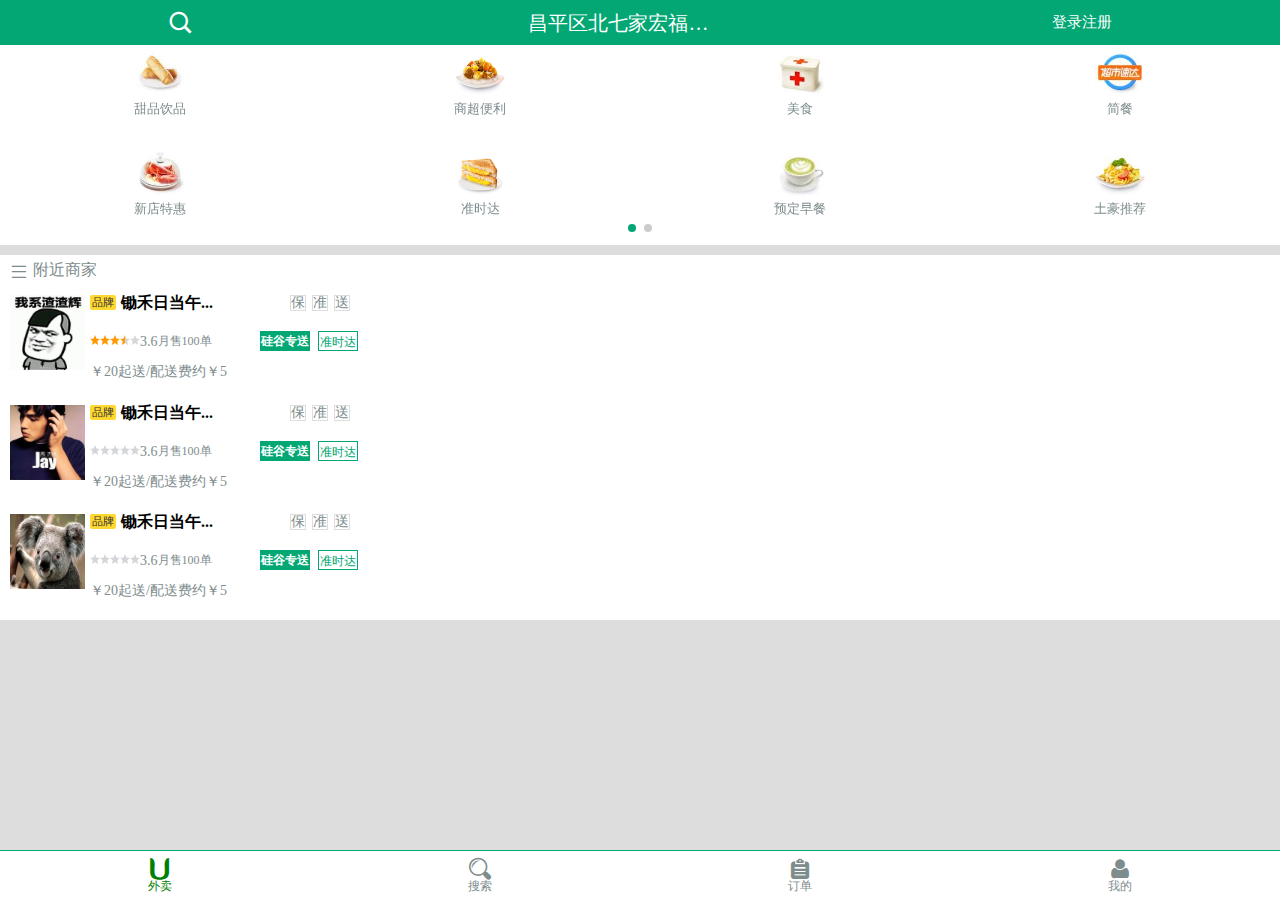
<file: demo-home/index.html>
<!DOCTYPE html>
<html lang="en">
<head>
    <meta charset="UTF-8">
    <meta name="viewport"
          content="width=device-width,initial-scale=1,minimum-scale=1.0,maximum-scale=1.0,user-scalable=no"/>
    <title>Title</title>
    <link rel="stylesheet" href="./fonts/iconfont.css">
    <link rel="stylesheet" href="./css/swiper.min.css">
    <link rel="stylesheet" href="./css/index.css">
</head>
<body>
    <div id="app">
        <div id="content">
            <div id="home" class="main show">
                <header id="header">
                    <i class="iconfont icon-sousuo"></i>
                    <div class="address">昌平区北七家宏福科技园(337省道北)</div>
                    <ul id="login">
                        <li>登录</li>
                        <li>注册</li>
                    </ul>
                </header>
                <div class="swiper-container">
                    <div class="swiper-wrapper">
                        <div class="swiper-slide">
                            <div class="sliderItem">
                                <img src="./images/nav/1.jpg" alt="">
                                <span>甜品饮品</span>
                            </div>
                            <div class="sliderItem">
                                <img src="./images/nav/2.jpg" alt="">
                                <span>商超便利</span>
                            </div>
                            <div class="sliderItem">
                                <img src="./images/nav/3.jpg" alt="">
                                <span>美食</span>
                            </div>
                            <div class="sliderItem">
                                <img src="./images/nav/4.jpg" alt="">
                                <span>简餐</span>
                            </div>
                            <div class="sliderItem">
                                <img src="./images/nav/5.jpg" alt="">
                                <span>新店特惠</span>
                            </div>
                            <div class="sliderItem">
                                <img src="./images/nav/6.jpg" alt="">
                                <span>准时达</span>
                            </div>
                            <div class="sliderItem">
                                <img src="./images/nav/7.jpg" alt="">
                                <span>预定早餐</span>
                            </div>
                            <div class="sliderItem">
                                <img src="./images/nav/8.jpg" alt="">
                                <span>土豪推荐</span>
                            </div>
                        </div>
                        <div class="swiper-slide">
                            <div class="sliderItem">
                                <img src="./images/nav/9.jpg" alt="">
                                <span>甜品饮品</span>
                            </div>
                            <div class="sliderItem">
                                <img src="./images/nav/10.jpg" alt="">
                                <span>商超便利</span>
                            </div>
                            <div class="sliderItem">
                                <img src="./images/nav/11.jpg" alt="">
                                <span>美食</span>
                            </div>
                            <div class="sliderItem">
                                <img src="./images/nav/1.jpg" alt="">
                                <span>简餐</span>
                            </div>
                            <div class="sliderItem">
                                <img src="./images/nav/12.jpg" alt="">
                                <span>新店特惠</span>
                            </div>
                            <div class="sliderItem">
                                <img src="./images/nav/13.jpg" alt="">
                                <span>准时达</span>
                            </div>
                            <div class="sliderItem">
                                <img src="./images/nav/14.jpg" alt="">
                                <span>预定早餐</span>
                            </div>
                            <div class="sliderItem">
                                <img src="./images/nav/12.jpg" alt="">
                                <span>土豪推荐</span>
                            </div>
                        </div>
                    </div>
                    <!-- 如果需要分页器 -->
                    <div class="swiper-pagination"></div>
                </div>
                <div class="shop">
                    <div>
                        <i class="iconfont icon-xuanxiang shop-icon"></i>
                        <div class="shop-text">附近商家</div>
                    </div>
                    <a href="javascript:" class="shop-list">
                        <div class="shop-left"><img src="./images/shop/1.jpg" alt=""></div>
                        <div class="shop-middle">
                            <div class="shop-middle-top">
                                <div class="shop-middle-text">锄禾日当午...</div>
                            </div>
                            <div class="shop_rating">
                                <div class="shopItem">
                                    <ul class="starList">
                                        <li class="star"></li>
                                        <li class="star"></li>
                                        <li class="star"></li>
                                        <li class="star"></li>
                                        <li class="star"></li>
                                    </ul>
                                    <span class="rating">3.6</span>
                                    <span class="text">月售100单</span>
                                </div>
                            </div>
                            <span class="shop-middle-bottom">￥20起送/配送费约￥5</span>
                        </div>
                        <div class="shop-right">
                            <div class="shop-right-top">
                                <span class="shop-right-topA">保</span>
                                <span class="shop-right-topA">准</span>
                                <span class="shop-right-topA">送</span>
                            </div>
                            <div class="shop-right-bottom">
                                <span class="shop-right-bottomA">硅谷专送</span>
                                <span class="shop-right-bottomB">准时达</span>
                            </div>
                        </div>
                    </a>
                    <a href="javascript:" class="shop-list">
                        <div class="shop-left"><img src="./images/shop/2.jpg" alt=""></div>
                        <div class="shop-middle">
                            <div class="shop-middle-top">
                                <div class="shop-middle-text">锄禾日当午...</div>
                            </div>
                            <div class="shop_rating">
                                <div class="shopItem">
                                    <ul class="starList">
                                        <li class="star"></li>
                                        <li class="star"></li>
                                        <li class="star"></li>
                                        <li class="star"></li>
                                        <li class="star"></li>
                                    </ul>
                                    <span class="rating">3.6</span>
                                    <span class="text">月售100单</span>
                                </div>
                            </div>
                            <span class="shop-middle-bottom">￥20起送/配送费约￥5</span>
                        </div>
                        <div class="shop-right">
                            <div class="shop-right-top">
                                <span class="shop-right-topA">保</span>
                                <span class="shop-right-topA">准</span>
                                <span class="shop-right-topA">送</span>
                            </div>
                            <div class="shop-right-bottom">
                                <span class="shop-right-bottomA">硅谷专送</span>
                                <span class="shop-right-bottomB">准时达</span>
                            </div>
                        </div>
                    </a>
                    <a href="javascript:" class="shop-list">
                        <div class="shop-left"><img src="./images/shop/3.jpg" alt=""></div>
                        <div class="shop-middle">
                            <div class="shop-middle-top">
                                <div class="shop-middle-text">锄禾日当午...</div>
                            </div>
                            <div class="shop_rating">
                                <div class="shopItem">
                                    <ul class="starList">
                                        <li class="star"></li>
                                        <li class="star"></li>
                                        <li class="star"></li>
                                        <li class="star"></li>
                                        <li class="star"></li>
                                    </ul>
                                    <span class="rating">3.6</span>
                                    <span class="text">月售100单</span>
                                </div>
                            </div>
                            <span class="shop-middle-bottom">￥20起送/配送费约￥5</span>
                        </div>
                        <div class="shop-right">
                            <div class="shop-right-top">
                                <span class="shop-right-topA">保</span>
                                <span class="shop-right-topA">准</span>
                                <span class="shop-right-topA">送</span>
                            </div>
                            <div class="shop-right-bottom">
                                <span class="shop-right-bottomA">硅谷专送</span>
                                <span class="shop-right-bottomB">准时达</span>
                            </div>
                        </div>
                    </a>
                </div>
            </div>
            <div id="search" class="main">搜索</div>
            <div id="order" class="main">订单</div>
            <div id="my" class="main">我的</div>
        </div>
        <div id="footer">
            <div class="footerItem active">
                <i class="iconfont icon-waimai"></i>
                <span>外卖</span>
            </div>
            <div class="footerItem">
                <i class="iconfont icon-search"></i>
                <span>搜索</span>
            </div>
            <div class="footerItem">
                <i class="iconfont icon-dingdan"></i>
                <span>订单</span>
            </div>
            <div class="footerItem">
                <i class="iconfont icon-geren"></i>
                <span>我的</span>
            </div>
        </div>
    </div>
<script src="./js/swiper.min.js"></script>
<script src="./js/index.js" ></script>
</body>
</html>
</file>
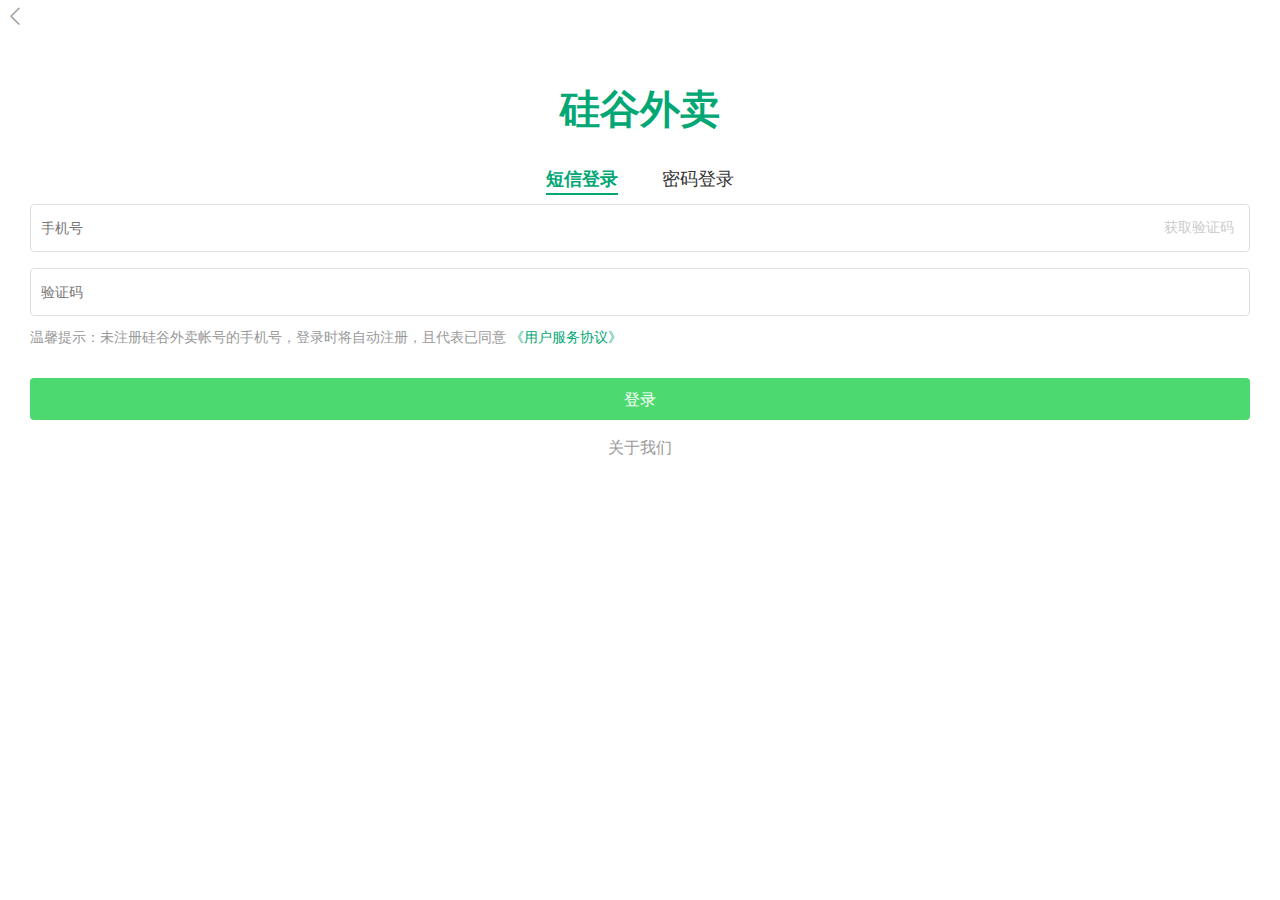
<file: demo-login-duanxin/index.html>
<!DOCTYPE html>
<html lang="en">
<head>
    <meta charset="UTF-8">
    <meta name="viewport"
          content="width=device-width,initial-scale=1,minimum-scale=1.0,maximum-scale=1.0,user-scalable=no"/>
    <title>Title</title>
    <link rel="stylesheet" href="./fonts/iconfont.css">
    <link rel="stylesheet" href="./css/index.css">
</head>
<body>
    <div id="app">
        <div id="content">
            <div class="icon-jiantou">
                <i class="iconfont icon-jiantou2"></i>
            </div>
            <div class="main">
                <h2 class="main-login">硅谷外卖</h2>
                <div class="login_header_title">
                    <a href="javascript:" class="on">短信登录</a>
                    <a href="javascript:" >密码登录</a>
                </div>
                <div class="login-content">
                    <form>
                        <div>
                            <section class="login-message">
                                <input type="tel" placeholder="手机号" maxlength="11">
                                <button disabled="disabled" class="get_verification">获取验证码</button>
                            </section>
                            <section class="login_verification">
                                <input type="tel" maxlength="8" placeholder="验证码">
                            </section>
                            <section class="login_hint">
                                温馨提示：未注册硅谷外卖帐号的手机号，登录时将自动注册，且代表已同意
                                <a href="javascript:">《用户服务协议》</a>
                            </section>
                        </div>
                        <button class="login_submit">登录</button>
                    </form>
                    <a href="javascript:" class="about_us">关于我们</a>
                </div>
            </div>
        </div>
    </div>
<script>

</script>
</body>
</html>
</file>
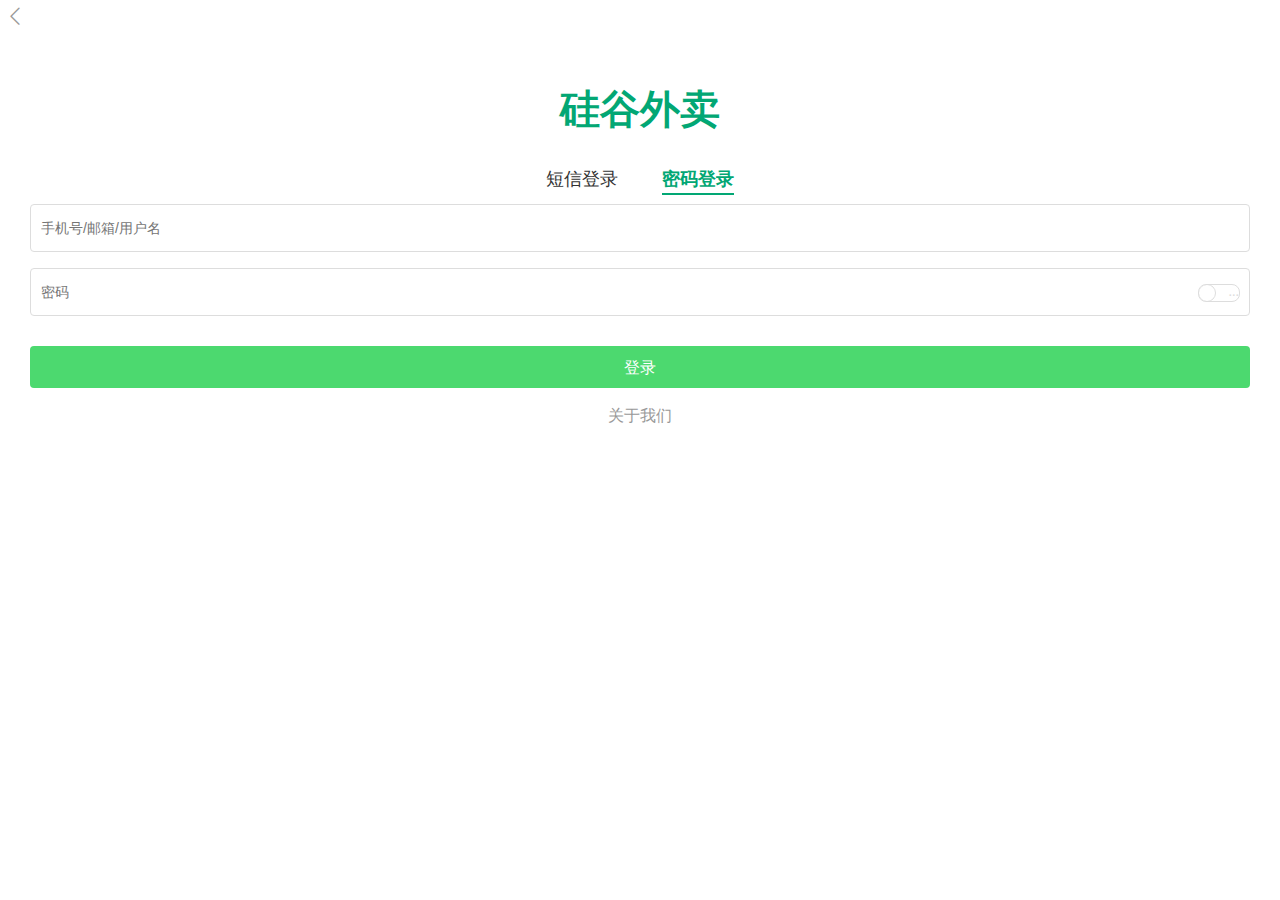
<file: demo-login-phone/index.html>
<!DOCTYPE html>
<html lang="en">
<head>
    <meta charset="UTF-8">
    <meta name="viewport"
          content="width=device-width,initial-scale=1,minimum-scale=1.0,maximum-scale=1.0,user-scalable=no"/>
    <title>Title</title>
    <link rel="stylesheet" href="./fonts/iconfont.css">
    <link rel="stylesheet" href="./css/index.css">
</head>
<body>
    <div id="app">
        <div id="content">
            <div class="icon-jiantou">
                <i class="iconfont icon-jiantou2"></i>
            </div>
            <div class="main">
                <h2 class="main-login">硅谷外卖</h2>
                <div class="login_header_title">
                    <a href="javascript:" >短信登录</a>
                    <a href="javascript:" class="on">密码登录</a>
                </div>
                <div class="login-content">
                    <form>
                        <div>
                            <section class="login_verification">
                                <input type="tel" maxlength="8" placeholder="手机号/邮箱/用户名">
                            </section>
                            <section class="login-message">
                                <input type="tel" placeholder="密码" maxlength="8">
                                <div class="switch-button">
                                    <div class="switch-circle"></div>
                                    <span class="switch-text">...</span>
                                </div>
                            </section>
                        </div>
                        <button class="login_submit">登录</button>
                    </form>
                    <a href="javascript:" class="about_us">关于我们</a>
                </div>
            </div>
        </div>
    </div>
<script>

</script>
</body>
</html>
</file>
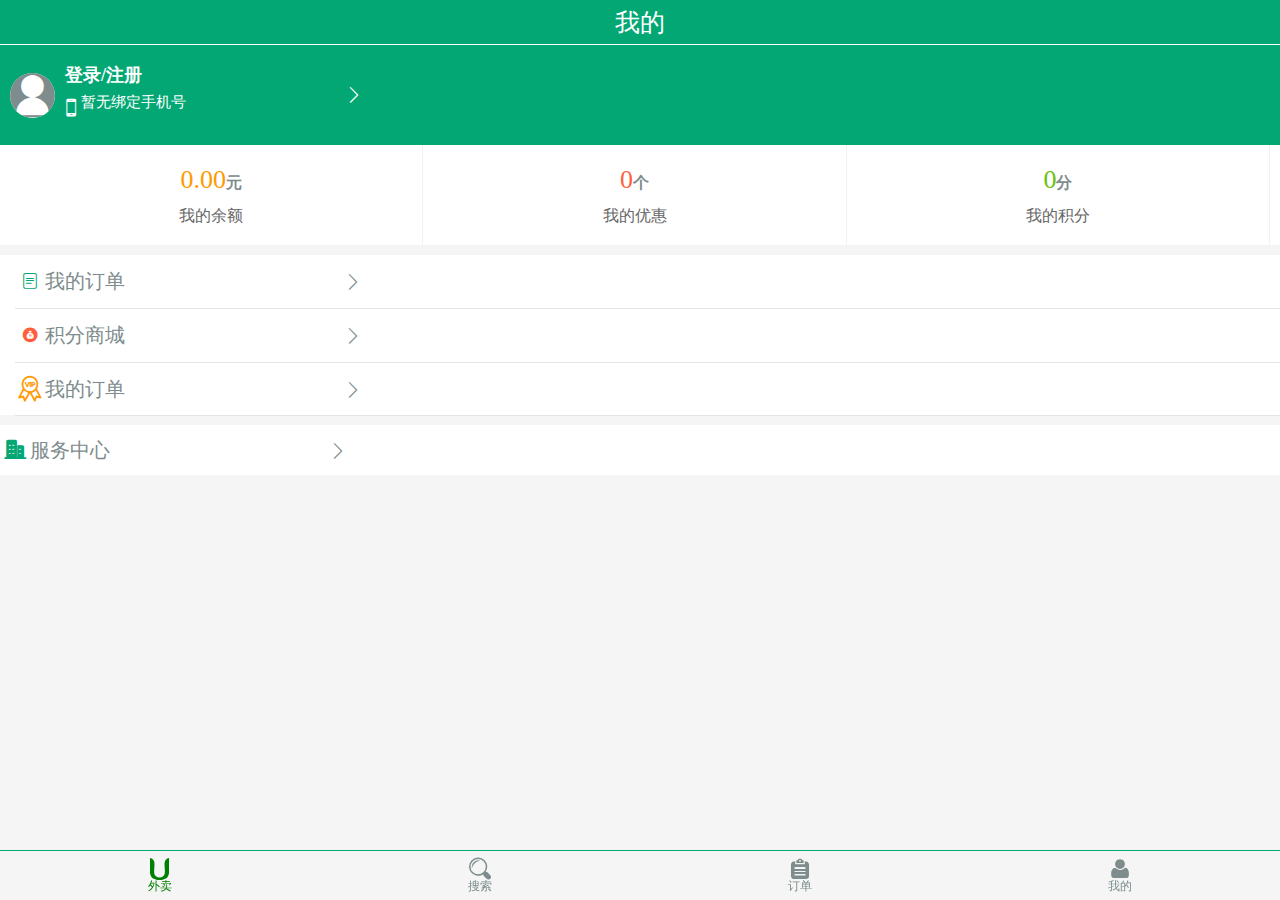
<file: demo-my/index.html>
<!DOCTYPE html>
<html lang="en">
<head>
    <meta charset="UTF-8">
    <meta name="viewport"
          content="width=device-width,initial-scale=1,minimum-scale=1.0,maximum-scale=1.0,user-scalable=no"/>
    <title>Title</title>
    <link rel="stylesheet" href="./fonts/iconfont.css">
    <link rel="stylesheet" href="./css/index.css">
</head>
<body>
    <div id="app">
        <div id="content">
            <header id="header">
                <div class="myText">我的</div>
            </header>
            <div id="main">
                <div class="top">
                    <div class="topLogin">
                        <div class="iconfont icon-person personA"></div>
                        <div class="register">
                            <span class="login">登录/注册</span>
                            <div class="phone">
                                <span class="user-icon">
                                    <i class="iconfont icon-shouji icon-mobile"></i>
                                </span>
                                <span>暂无绑定手机号</span>
                            </div>
                        </div>
                        <div class="iconfont icon-jiantou1 arrow"></div>
                    </div>
                    <section class="topBottom">
                        <ul class="topBottomInner">
                            <a href="javascript:;" class="info-data-link">
                                <span class="info_data_top"><span class="yue">0.00</span>元</span>
                                <span class="info_data_bottom">我的余额</span>
                            </a>
                            <a href="javascript:;" class="info-data-link">
                                <span class="info_data_top"><span class="youHui">0</span>个</span>
                                <span class="info_data_bottom">我的优惠</span>
                            </a>
                            <a href="javascript:;" class="info-data-link">
                                <span class="info_data_top"><span class="jiFen">0</span>分</span>
                                <span class="info_data_bottom">我的积分</span>
                            </a>
                        </ul>
                    </section>
                </div>
                <div class="middle">
                <!--我的订单-->
                    <a href="javascript:;" class="myOrder">
                        <span class="orderIcon">
                            <i class="iconfont icon-order-s"></i>
                        </span>
                        <div class="myOrderDiv">
                            <span>我的订单</span>
                            <span class="myOrderIcon">
                                <i class="iconfont icon-jiantou1"></i>
                            </span>
                        </div>
                    </a>
                    <!--积分商城-->
                    <a href="javascript:;" class="myOrder">
                        <span class="orderIcon">
                            <i class="iconfont icon-jifen"></i>
                        </span>
                        <div class="myOrderDiv">
                            <span>积分商城</span>
                            <span class="myOrderIcon">
                                <i class="iconfont icon-jiantou1"></i>
                            </span>
                        </div>
                    </a>
                    <!--硅谷外卖会员卡-->
                    <a href="javascript:;" class="myOrder">
                        <span class="orderIcon">
                            <i class="iconfont icon-vip"></i>
                        </span>
                        <div class="myOrderDiv">
                            <span>我的订单</span>
                            <span class="myOrderIcon">
                                <i class="iconfont icon-jiantou1"></i>
                            </span>
                        </div>
                    </a>
                </div>
                <!--服务中心-->
                <div class="bottom">
                    <a href="javascript:;" class="myOrder">
                        <span class="orderIcon">
                            <i class="iconfont icon-fuwu"></i>
                        </span>
                        <div class="myOrderDiv">
                            <span>服务中心</span>
                            <span class="myOrderIcon">
                                <i class="iconfont icon-jiantou1"></i>
                            </span>
                        </div>
                    </a>
                </div>
            </div>
        </div>
        <div id="footer">
            <div class="footerItem active">
                <i class="iconfont icon-waimai"></i>
                <span>外卖</span>
            </div>
            <div class="footerItem">
                <i class="iconfont icon-search"></i>
                <span>搜索</span>
            </div>
            <div class="footerItem">
                <i class="iconfont icon-dingdan"></i>
                <span>订单</span>
            </div>
            <div class="footerItem">
                <i class="iconfont icon-geren"></i>
                <span>我的</span>
            </div>
        </div>
    </div>
<script>

</script>
</body>
</html>
</file>
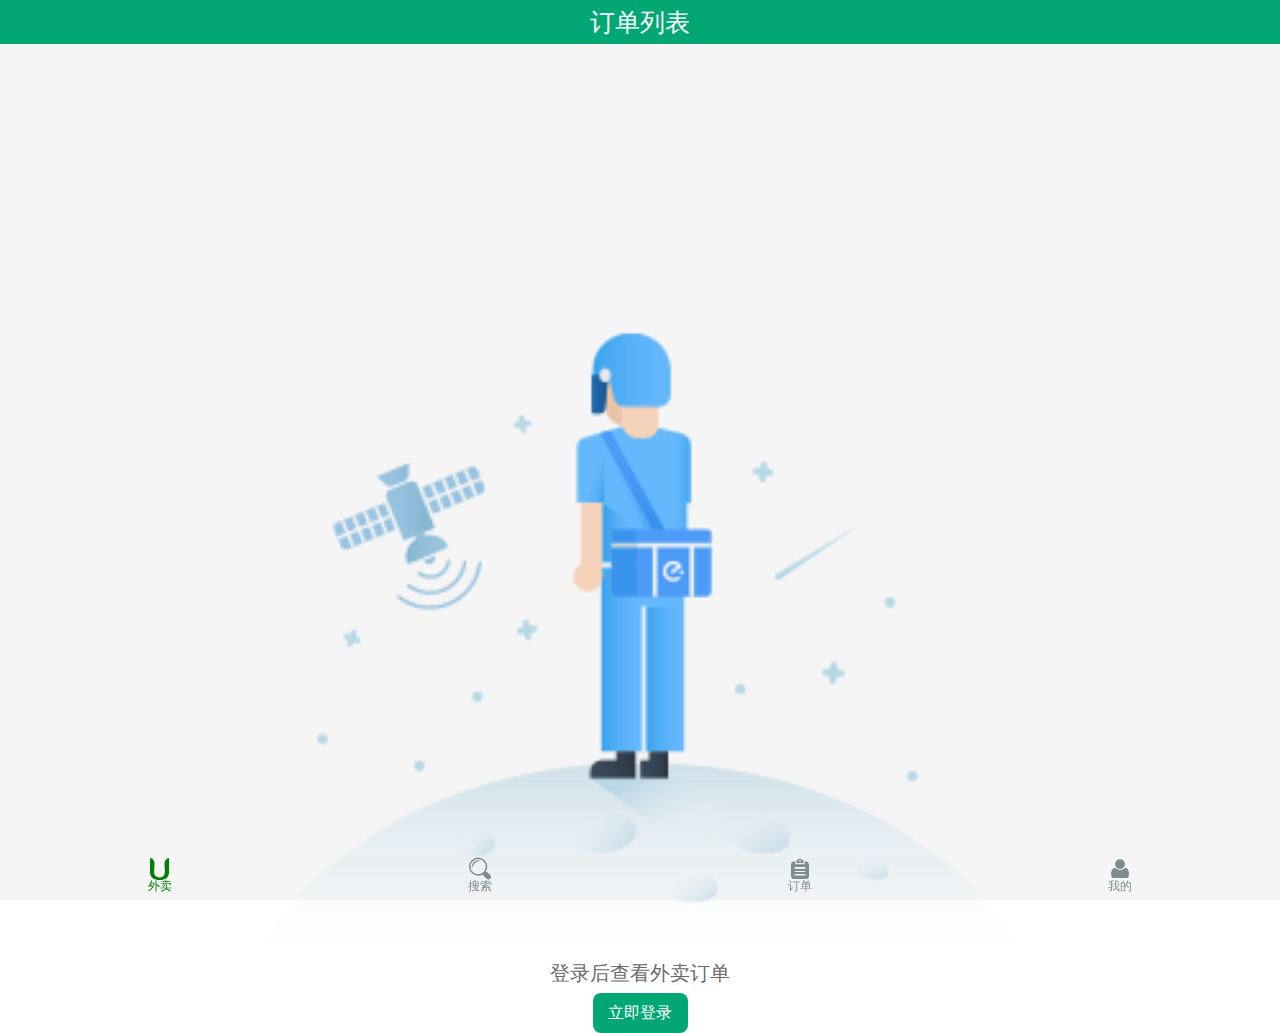
<file: demo-order/index.html>
<!DOCTYPE html>
<html lang="en">
<head>
    <meta charset="UTF-8">
    <meta name="viewport"
          content="width=device-width,initial-scale=1,minimum-scale=1.0,maximum-scale=1.0,user-scalable=no"/>
    <title>Title</title>
    <link rel="stylesheet" href="./fonts/iconfont.css">
    <link rel="stylesheet" href="./css/index.css">
</head>
<body>
    <div id="app">
        <div id="content">
            <header id="header">
                <div class="myText">订单列表</div>
            </header>
            <div class="order-main">
                <img class="order-person" src="./images/others/person.png" alt="">
                <h3 class="order-text">登录后查看外卖订单</h3>
                <button class="order-submit">立即登录</button>
            </div>
        </div>
        <div id="footer">
            <div class="footerItem active">
                <i class="iconfont icon-waimai"></i>
                <span>外卖</span>
            </div>
            <div class="footerItem">
                <i class="iconfont icon-search"></i>
                <span>搜索</span>
            </div>
            <div class="footerItem">
                <i class="iconfont icon-dingdan"></i>
                <span>订单</span>
            </div>
            <div class="footerItem">
                <i class="iconfont icon-geren"></i>
                <span>我的</span>
            </div>
        </div>
    </div>
<script>

</script>
</body>
</html>
</file>
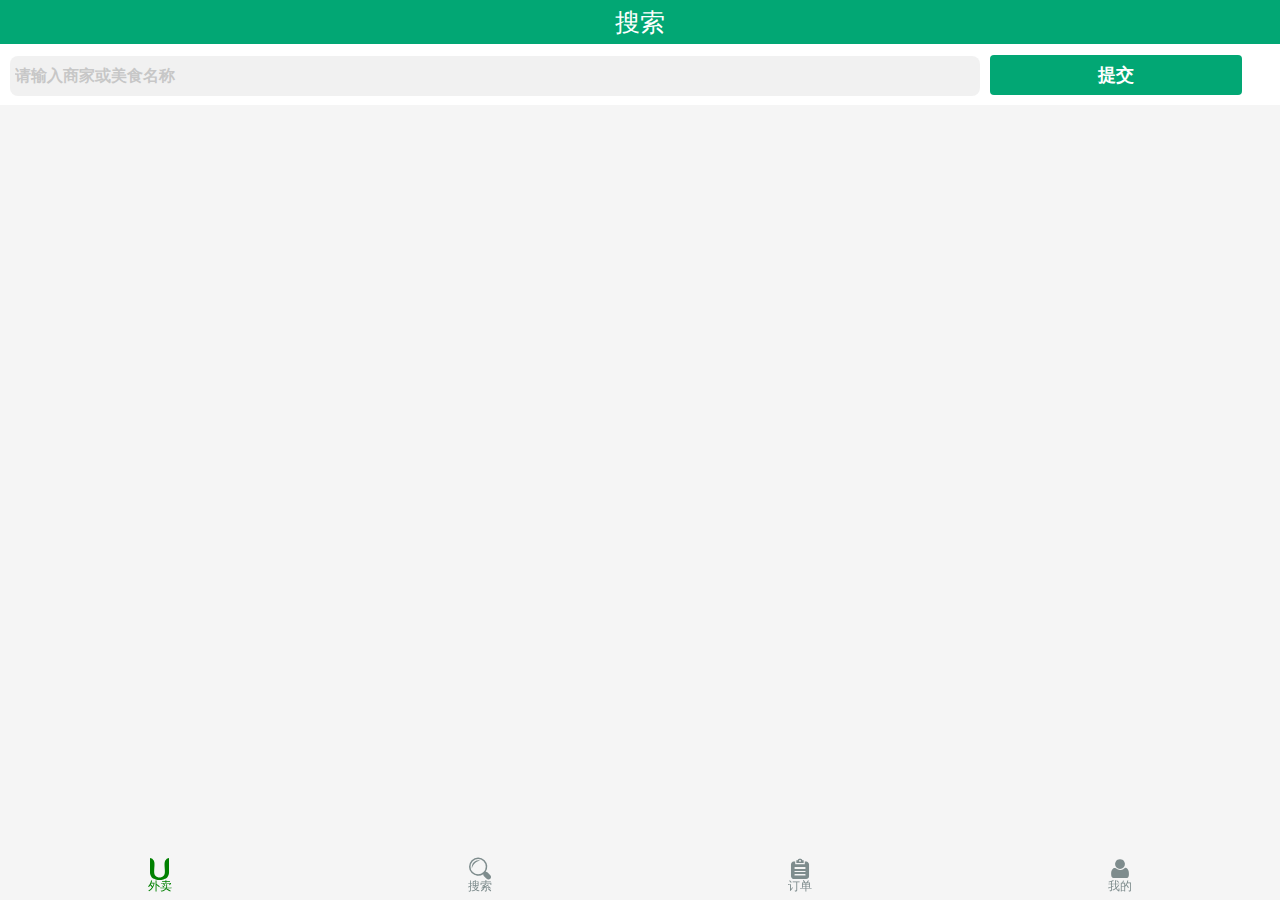
<file: demo-search/index.html>
<!DOCTYPE html>
<html lang="en">
<head>
    <meta charset="UTF-8">
    <meta name="viewport"
          content="width=device-width,initial-scale=1,minimum-scale=1.0,maximum-scale=1.0,user-scalable=no"/>
    <title>Title</title>
    <link rel="stylesheet" href="./fonts/iconfont.css">
    <link rel="stylesheet" href="./css/index.css">
</head>
<body>
    <div id="app">
        <div id="content">
            <header id="header">
                <div class="myText">搜索</div>
            </header>
            <div id="search">
                <input type="text" placeholder="请输入商家或美食名称" class="search-text">
                <button class="search-submit">提交</button>
            </div>
        </div>
        <div id="footer">
            <div class="footerItem active">
                <i class="iconfont icon-waimai"></i>
                <span>外卖</span>
            </div>
            <div class="footerItem">
                <i class="iconfont icon-search"></i>
                <span>搜索</span>
            </div>
            <div class="footerItem">
                <i class="iconfont icon-dingdan"></i>
                <span>订单</span>
            </div>
            <div class="footerItem">
                <i class="iconfont icon-geren"></i>
                <span>我的</span>
            </div>
        </div>
    </div>
<script>

</script>
</body>
</html>
</file>
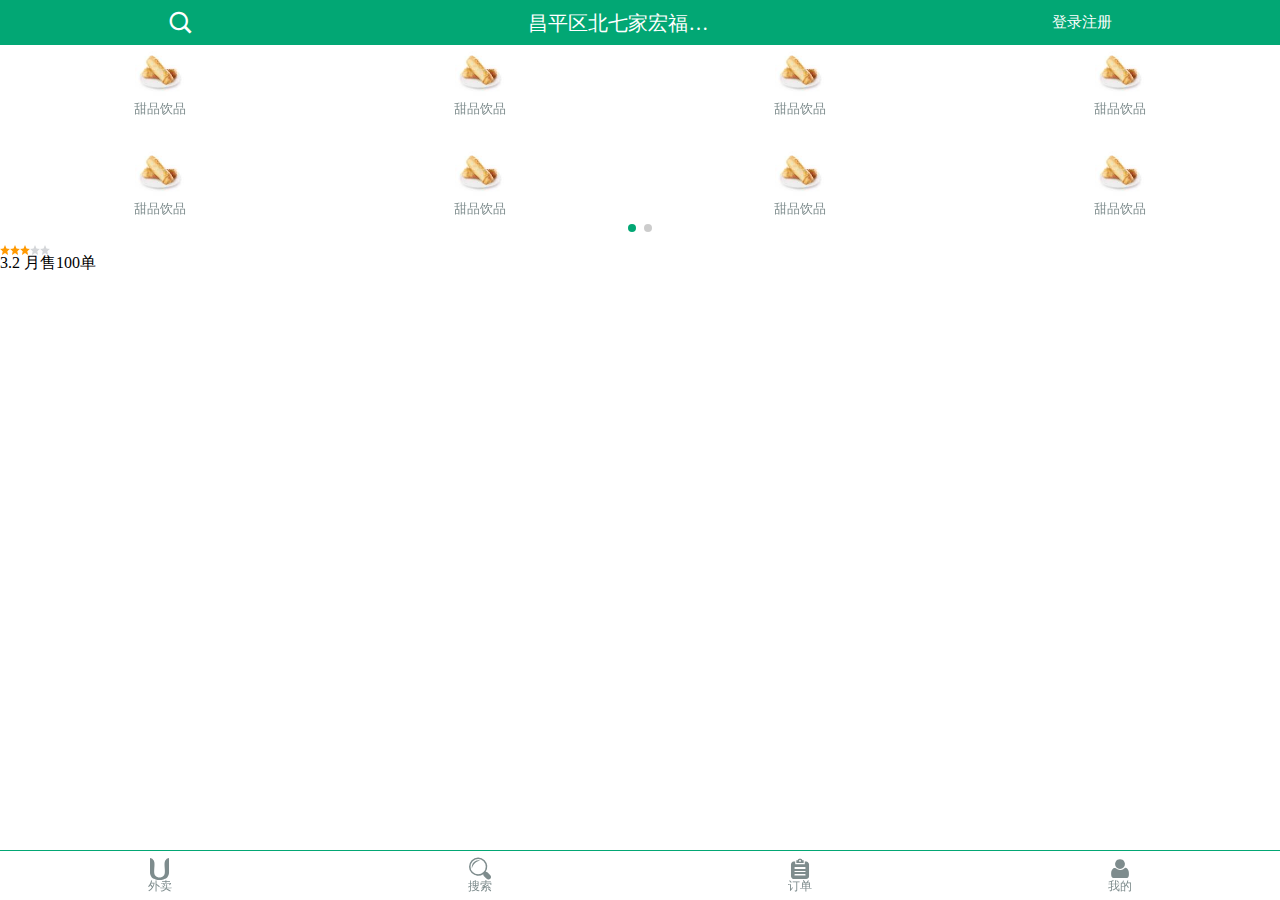
<file: demo/index.html>
<!DOCTYPE html>
<html lang="en">
<head>
    <meta charset="UTF-8">
    <title>Title</title>
    <meta name="viewport" content="width=device-width,initial-scale=1,user-scalable=no">
    <!--设备独立像素/布局视口=0.5-->
    <link rel="stylesheet" href="./fonts/iconfont.css">
    <link rel="stylesheet" href="./css/swiper.min.css">
    <link rel="stylesheet" href="./css/index.css">
</head>
<body>
    <div id="app">
        <div id="content">
            <div id="home" class="main show">
                <header id="header">
                    <i class="iconfont icon-sousuo"></i>
                    <div id="address">昌平区北七家宏福科技园(337省道北)</div>
                    <ul id="login">
                        <li>登录</li>
                        <li>注册</li>
                    </ul>
                </header>
                <div class="swiper-container">
                    <div class="swiper-wrapper">
                        <div class="swiper-slide">
                            <div class="slideItem">
                                <img src="./images/nav/1.jpg" alt="">
                                <span>甜品饮品</span>
                            </div>
                            <div class="slideItem">
                                <img src="./images/nav/1.jpg" alt="">
                                <span>甜品饮品</span>
                            </div>
                            <div class="slideItem">
                                <img src="./images/nav/1.jpg" alt="">
                                <span>甜品饮品</span>
                            </div>
                            <div class="slideItem">
                                <img src="./images/nav/1.jpg" alt="">
                                <span>甜品饮品</span>
                            </div>
                            <div class="slideItem">
                                <img src="./images/nav/1.jpg" alt="">
                                <span>甜品饮品</span>
                            </div>
                            <div class="slideItem">
                                <img src="./images/nav/1.jpg" alt="">
                                <span>甜品饮品</span>
                            </div>
                            <div class="slideItem">
                                <img src="./images/nav/1.jpg" alt="">
                                <span>甜品饮品</span>
                            </div>
                            <div class="slideItem">
                                <img src="./images/nav/1.jpg" alt="">
                                <span>甜品饮品</span>
                            </div>
                        </div>
                        <div class="swiper-slide">
                            <div class="slideItem">
                                <img src="./images/nav/1.jpg" alt="">
                                <span>甜品饮品</span>
                            </div>
                            <div class="slideItem">
                                <img src="./images/nav/1.jpg" alt="">
                                <span>甜品饮品</span>
                            </div>
                            <div class="slideItem">
                                <img src="./images/nav/1.jpg" alt="">
                                <span>甜品饮品</span>
                            </div>
                            <div class="slideItem">
                                <img src="./images/nav/1.jpg" alt="">
                                <span>甜品饮品</span>
                            </div>
                            <div class="slideItem">
                                <img src="./images/nav/1.jpg" alt="">
                                <span>甜品饮品</span>
                            </div>
                            <div class="slideItem">
                                <img src="./images/nav/1.jpg" alt="">
                                <span>甜品饮品</span>
                            </div>
                            <div class="slideItem">
                                <img src="./images/nav/1.jpg" alt="">
                                <span>甜品饮品</span>
                            </div>
                            <div class="slideItem">
                                <img src="./images/nav/1.jpg" alt="">
                                <span>甜品饮品</span>
                            </div>
                        </div>
                    </div>
                    <!-- 如果需要分页器 -->
                    <div class="swiper-pagination"></div>
                </div>
                <div id="shop_rating">
                    <div class="shopItem">
                        <ul class="starList">
                            <li class="star"></li>
                            <li class="star"></li>
                            <li class="star"></li>
                            <li class="star"></li>
                            <li class="star"></li>
                        </ul>
                        <span class="rating">3.2</span>
                        <span class="text">月售100单</span>
                    </div>
                </div>
            </div>
            <div id="search" class="main">搜索</div>
            <div id="order" class="main">订单</div>
            <div id="my" class="main">我的</div>
        </div>
        <footer id="footer" class="border-1px">
            <div class="footerItem">
                <i class="iconfont icon-waimai"></i>
                <span>外卖</span>
            </div>
            <div class="footerItem">
                <i class="iconfont icon-search"></i>
                <span>搜索</span>
            </div>
            <div class="footerItem">
                <i class="iconfont icon-dingdan"></i>
                <span>订单</span>
            </div>
            <div class="footerItem">
                <i class="iconfont icon-geren"></i>
                <span>我的</span>
            </div>
        </footer>
    </div>
    <script src="./js/swiper.min.js"></script>
    <script src="./js/index.js"></script>
</body>
</html>
</file>
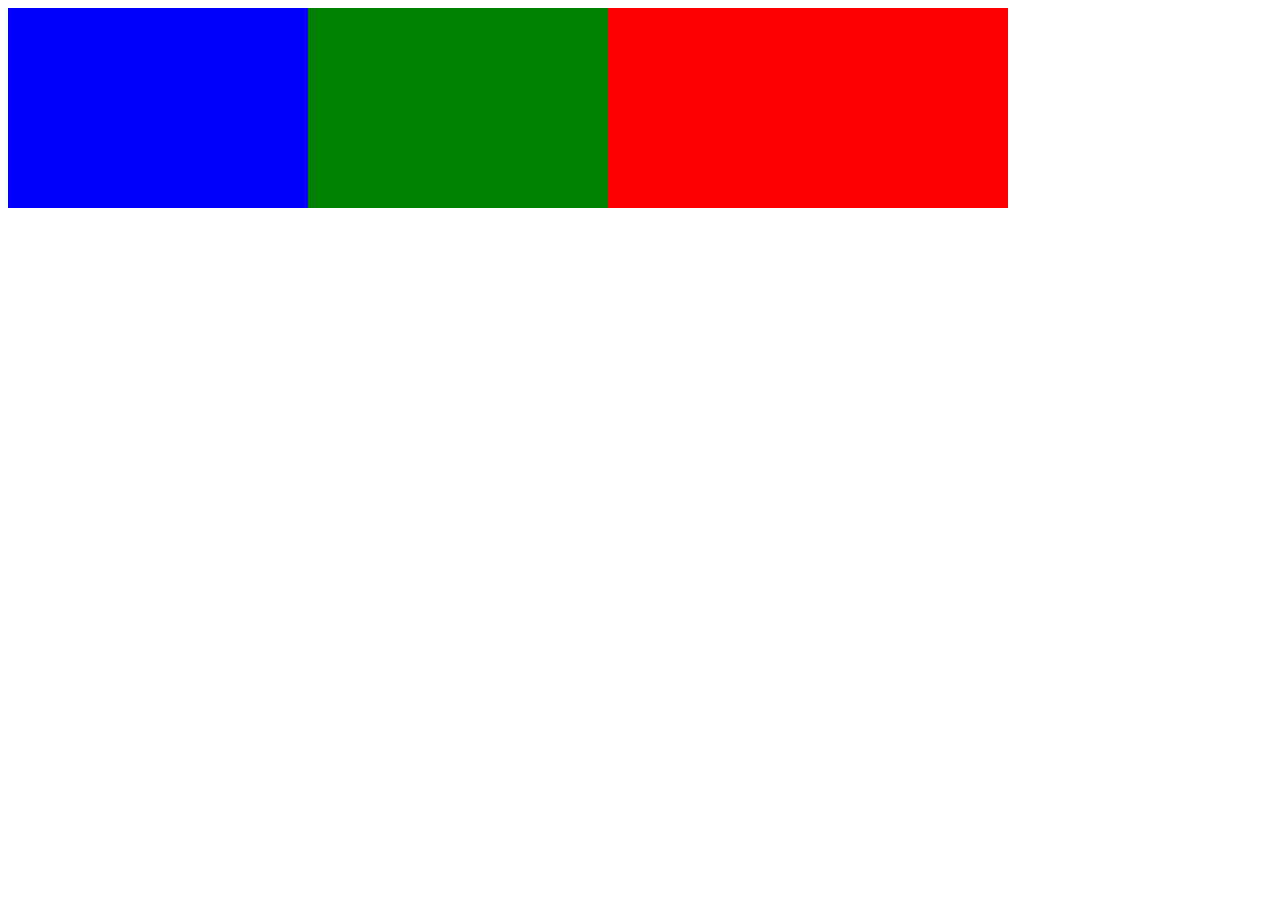
<file: stylus/index.html>
<!DOCTYPE html>
<html lang="en">
<head>
    <meta charset="UTF-8">
    <title>Title</title>
    <link rel="stylesheet" href="./css/index.css">
</head>
<body>
<div id="wrap">
    <div class="inner1"></div>
    <div class="inner2"></div>
</div>
</body>
</html>
</file>
<file: demo-home/fonts/iconfont.css>
@font-face {font-family: "iconfont";
  src: url('iconfont.eot?t=1520171922795'); /* IE9*/
  src: url('iconfont.eot?t=1520171922795#iefix') format('embedded-opentype'), /* IE6-IE8 */
  url('[data-uri]') format('woff'),
  url('iconfont.ttf?t=1520171922795') format('truetype'), /* chrome, firefox, opera, Safari, Android, iOS 4.2+*/
  url('iconfont.svg?t=1520171922795#iconfont') format('svg'); /* iOS 4.1- */
}

.iconfont {
  font-family:"iconfont" !important;
  font-size:16px;
  font-style:normal;
  -webkit-font-smoothing: antialiased;
  -moz-osx-font-smoothing: grayscale;
}

.icon-xuanxiang:before { content: "\e639"; }

.icon-jiantou2:before { content: "\e61c"; }

.icon-jiantou1:before { content: "\e655"; }

.icon-person:before { content: "\e652"; }

.icon-dingdan:before { content: "\e602"; }

.icon-geren:before { content: "\e603"; }

.icon-sousuo:before { content: "\e960"; }

.icon-waimai:before { content: "\e61f"; }

.icon-shouji:before { content: "\e607"; }

.icon-fuwu:before { content: "\e61b"; }

.icon-vip:before { content: "\e605"; }

.icon-jifen:before { content: "\e608"; }

.icon-search:before { content: "\e609"; }

.icon-order-s:before { content: "\e60c"; }
</file>
<file: demo-login-duanxin/fonts/iconfont.css>
@font-face {font-family: "iconfont";
  src: url('iconfont.eot?t=1520171922795'); /* IE9*/
  src: url('iconfont.eot?t=1520171922795#iefix') format('embedded-opentype'), /* IE6-IE8 */
  url('[data-uri]') format('woff'),
  url('iconfont.ttf?t=1520171922795') format('truetype'), /* chrome, firefox, opera, Safari, Android, iOS 4.2+*/
  url('iconfont.svg?t=1520171922795#iconfont') format('svg'); /* iOS 4.1- */
}

.iconfont {
  font-family:"iconfont" !important;
  font-size:16px;
  font-style:normal;
  -webkit-font-smoothing: antialiased;
  -moz-osx-font-smoothing: grayscale;
}

.icon-xuanxiang:before { content: "\e639"; }

.icon-jiantou2:before { content: "\e61c"; }

.icon-jiantou1:before { content: "\e655"; }

.icon-person:before { content: "\e652"; }

.icon-dingdan:before { content: "\e602"; }

.icon-geren:before { content: "\e603"; }

.icon-sousuo:before { content: "\e960"; }

.icon-waimai:before { content: "\e61f"; }

.icon-shouji:before { content: "\e607"; }

.icon-fuwu:before { content: "\e61b"; }

.icon-vip:before { content: "\e605"; }

.icon-jifen:before { content: "\e608"; }

.icon-search:before { content: "\e609"; }

.icon-order-s:before { content: "\e60c"; }
</file>
<file: demo-login-phone/fonts/iconfont.css>
@font-face {font-family: "iconfont";
  src: url('iconfont.eot?t=1520171922795'); /* IE9*/
  src: url('iconfont.eot?t=1520171922795#iefix') format('embedded-opentype'), /* IE6-IE8 */
  url('[data-uri]') format('woff'),
  url('iconfont.ttf?t=1520171922795') format('truetype'), /* chrome, firefox, opera, Safari, Android, iOS 4.2+*/
  url('iconfont.svg?t=1520171922795#iconfont') format('svg'); /* iOS 4.1- */
}

.iconfont {
  font-family:"iconfont" !important;
  font-size:16px;
  font-style:normal;
  -webkit-font-smoothing: antialiased;
  -moz-osx-font-smoothing: grayscale;
}

.icon-xuanxiang:before { content: "\e639"; }

.icon-jiantou2:before { content: "\e61c"; }

.icon-jiantou1:before { content: "\e655"; }

.icon-person:before { content: "\e652"; }

.icon-dingdan:before { content: "\e602"; }

.icon-geren:before { content: "\e603"; }

.icon-sousuo:before { content: "\e960"; }

.icon-waimai:before { content: "\e61f"; }

.icon-shouji:before { content: "\e607"; }

.icon-fuwu:before { content: "\e61b"; }

.icon-vip:before { content: "\e605"; }

.icon-jifen:before { content: "\e608"; }

.icon-search:before { content: "\e609"; }

.icon-order-s:before { content: "\e60c"; }
</file>
<file: demo-my/fonts/iconfont.css>
@font-face {font-family: "iconfont";
  src: url('iconfont.eot?t=1520171922795'); /* IE9*/
  src: url('iconfont.eot?t=1520171922795#iefix') format('embedded-opentype'), /* IE6-IE8 */
  url('[data-uri]') format('woff'),
  url('iconfont.ttf?t=1520171922795') format('truetype'), /* chrome, firefox, opera, Safari, Android, iOS 4.2+*/
  url('iconfont.svg?t=1520171922795#iconfont') format('svg'); /* iOS 4.1- */
}

.iconfont {
  font-family:"iconfont" !important;
  font-size:16px;
  font-style:normal;
  -webkit-font-smoothing: antialiased;
  -moz-osx-font-smoothing: grayscale;
}

.icon-xuanxiang:before { content: "\e639"; }

.icon-jiantou2:before { content: "\e61c"; }

.icon-jiantou1:before { content: "\e655"; }

.icon-person:before { content: "\e652"; }

.icon-dingdan:before { content: "\e602"; }

.icon-geren:before { content: "\e603"; }

.icon-sousuo:before { content: "\e960"; }

.icon-waimai:before { content: "\e61f"; }

.icon-shouji:before { content: "\e607"; }

.icon-fuwu:before { content: "\e61b"; }

.icon-vip:before { content: "\e605"; }

.icon-jifen:before { content: "\e608"; }

.icon-search:before { content: "\e609"; }

.icon-order-s:before { content: "\e60c"; }
</file>
<file: demo-order/fonts/iconfont.css>
@font-face {font-family: "iconfont";
  src: url('iconfont.eot?t=1520171922795'); /* IE9*/
  src: url('iconfont.eot?t=1520171922795#iefix') format('embedded-opentype'), /* IE6-IE8 */
  url('[data-uri]') format('woff'),
  url('iconfont.ttf?t=1520171922795') format('truetype'), /* chrome, firefox, opera, Safari, Android, iOS 4.2+*/
  url('iconfont.svg?t=1520171922795#iconfont') format('svg'); /* iOS 4.1- */
}

.iconfont {
  font-family:"iconfont" !important;
  font-size:16px;
  font-style:normal;
  -webkit-font-smoothing: antialiased;
  -moz-osx-font-smoothing: grayscale;
}

.icon-xuanxiang:before { content: "\e639"; }

.icon-jiantou2:before { content: "\e61c"; }

.icon-jiantou1:before { content: "\e655"; }

.icon-person:before { content: "\e652"; }

.icon-dingdan:before { content: "\e602"; }

.icon-geren:before { content: "\e603"; }

.icon-sousuo:before { content: "\e960"; }

.icon-waimai:before { content: "\e61f"; }

.icon-shouji:before { content: "\e607"; }

.icon-fuwu:before { content: "\e61b"; }

.icon-vip:before { content: "\e605"; }

.icon-jifen:before { content: "\e608"; }

.icon-search:before { content: "\e609"; }

.icon-order-s:before { content: "\e60c"; }
</file>
<file: demo-search/fonts/iconfont.css>
@font-face {font-family: "iconfont";
  src: url('iconfont.eot?t=1520171922795'); /* IE9*/
  src: url('iconfont.eot?t=1520171922795#iefix') format('embedded-opentype'), /* IE6-IE8 */
  url('[data-uri]') format('woff'),
  url('iconfont.ttf?t=1520171922795') format('truetype'), /* chrome, firefox, opera, Safari, Android, iOS 4.2+*/
  url('iconfont.svg?t=1520171922795#iconfont') format('svg'); /* iOS 4.1- */
}

.iconfont {
  font-family:"iconfont" !important;
  font-size:16px;
  font-style:normal;
  -webkit-font-smoothing: antialiased;
  -moz-osx-font-smoothing: grayscale;
}

.icon-xuanxiang:before { content: "\e639"; }

.icon-jiantou2:before { content: "\e61c"; }

.icon-jiantou1:before { content: "\e655"; }

.icon-person:before { content: "\e652"; }

.icon-dingdan:before { content: "\e602"; }

.icon-geren:before { content: "\e603"; }

.icon-sousuo:before { content: "\e960"; }

.icon-waimai:before { content: "\e61f"; }

.icon-shouji:before { content: "\e607"; }

.icon-fuwu:before { content: "\e61b"; }

.icon-vip:before { content: "\e605"; }

.icon-jifen:before { content: "\e608"; }

.icon-search:before { content: "\e609"; }

.icon-order-s:before { content: "\e60c"; }
</file>
<file: demo/fonts/iconfont.css>
@font-face {font-family: "iconfont";
  src: url('iconfont.eot?t=1520171922795'); /* IE9*/
  src: url('iconfont.eot?t=1520171922795#iefix') format('embedded-opentype'), /* IE6-IE8 */
  url('[data-uri]') format('woff'),
  url('iconfont.ttf?t=1520171922795') format('truetype'), /* chrome, firefox, opera, Safari, Android, iOS 4.2+*/
  url('iconfont.svg?t=1520171922795#iconfont') format('svg'); /* iOS 4.1- */
}

.iconfont {
  font-family:"iconfont" !important;
  font-size:16px;
  font-style:normal;
  -webkit-font-smoothing: antialiased;
  -moz-osx-font-smoothing: grayscale;
}

.icon-xuanxiang:before { content: "\e639"; }

.icon-jiantou2:before { content: "\e61c"; }

.icon-jiantou1:before { content: "\e655"; }

.icon-person:before { content: "\e652"; }

.icon-dingdan:before { content: "\e602"; }

.icon-geren:before { content: "\e603"; }

.icon-sousuo:before { content: "\e960"; }

.icon-waimai:before { content: "\e61f"; }

.icon-shouji:before { content: "\e607"; }

.icon-fuwu:before { content: "\e61b"; }

.icon-vip:before { content: "\e605"; }

.icon-jifen:before { content: "\e608"; }

.icon-search:before { content: "\e609"; }

.icon-order-s:before { content: "\e60c"; }
</file>
<file: stylus/css/index.css>
#wrap {
  width: 1000px;
  background-color: #f00;
}
#wrap::after {
  content: "";
  display: block;
  clear: both;
}
#wrap .inner1,
#wrap .inner2 {
  float: left;
  width: 300px;
  height: 200px;
}
#wrap .inner1 {
  background-color: #00f;
}
#wrap .inner2 {
  background-color: #008000;
}
</file>
<file: demo-home/css/index.css>
@import "reset.css";
@media only screen and (-webkit-device-pixel-ratio: 2) {
  .border-1px::before {
    transform: scaleY(0.5);
  }
}
@media only screen and (-webkit-device-pixel-ratio: 3) {
  .border-1px::before {
    transform: scaleY(0.333333);
  }
}
#app {
  width: 100%;
  height: 100%;
}
#app #content {
  width: 100%;
  height: 100%;
  padding-bottom: 50px;
  padding-top: 45px;
  box-sizing: border-box;
  background-color: #ddd;
}
#app #content .main {
  display: none;
}
#app #content .main.show {
  display: block;
}
#app #content #header {
  width: 100%;
  height: 45px;
  position: fixed;
  left: 0;
  top: 0;
  background-color: #02a774;
  display: flex;
  justify-content: space-around;
  align-items: center;
  color: #fff;
}
#app #content #header .iconfont {
  font-size: 25px;
}
#app #content #header .address {
  font-size: 20px;
  width: 188px;
  overflow: hidden;
  text-overflow: ellipsis;
  white-space: nowrap;
}
#app #content #header #login {
  display: flex;
  font-size: 15px;
}
#app #content .swiper-container {
  width: 100%;
  height: 200px;
  background-color: #fff;
}
#app #content .swiper-container .swiper-pagination-bullet-active {
  background-color: #02a774;
}
#app #content .swiper-container .swiper-slide {
  display: flex;
  flex-wrap: wrap;
}
#app #content .swiper-container .swiper-slide .sliderItem {
  display: flex;
  flex-direction: column;
  align-items: center;
  justify-content: space-around;
  width: 25%;
  height: 72px;
}
#app #content .swiper-container .swiper-slide .sliderItem img {
  width: 50px;
  height: 50px;
}
#app #content .swiper-container .swiper-slide .sliderItem span {
  font-size: 13px;
  color: #7e8c8d;
}
#app #content .shop {
  width: 100%;
  height: 365px;
  background-color: #fff;
  margin-top: 10px;
  padding: 0 10px;
  box-sizing: border-box;
}
#app #content .shop div {
  display: flex;
  height: 30px;
}
#app #content .shop div .shop-text {
  width: 100%;
  height: 30px;
  line-height: 30px;
  color: #7e8c8d;
  padding-left: 5px;
}
#app #content .shop div .shop-icon {
  height: 30px;
  line-height: 30px;
  color: #7e8c8d;
  font-size: 18px;
}
#app #content .shop .shop-list {
  overflow: hidden;
  width: 100%;
  height: 30%;
  box-sizing: border-box;
  padding-top: 10px;
  display: flex;
}
#app #content .shop .shop-list .shop-left img {
  width: 75px;
  height: 75px;
}
#app #content .shop .shop-middle {
  margin-left: 5px;
  display: flex;
  flex-direction: column;
}
#app #content .shop .shop-middle .shop-middle-top {
  display: flex;
}
#app #content .shop .shop-middle .shop-middle-top::before {
  content: '品牌';
  display: inline-block;
  font-size: 11px;
  line-height: 11px;
  height: 11px;
  color: #333;
  background-color: #ffd930;
  padding: 2px 2px;
  border-radius: 2px;
  margin-right: 5px;
}
#app #content .shop .shop-middle .shop-middle-top .shop-middle-text {
  width: 80px;
  white-space: nowrap;
  color: #000;
  font-weight: bold;
  font-size: 16px;
}
#app #content .shop .shop-middle .shop-middle-bottom {
  padding-top: 10px;
  font-size: 14px;
}
#app #content .shop .shop-right {
  font-size: 12px;
  display: flex;
  flex-direction: column;
}
#app #content .shop .shop-right .shop-right-top {
  margin-bottom: 20px;
  margin-left: 60px;
}
#app #content .shop .shop-right .shop-right-top .shop-right-topA {
  font-size: 14px;
  display: block;
  width: 14px;
  height: 14px;
  border: 1px solid #ddd;
  margin: 0 3px;
}
#app #content .shop .shop-right .shop-right-bottom {
  margin-left: 33px;
}
#app #content .shop .shop-right .shop-right-bottom .shop-right-bottomA {
  width: 50px;
  height: 20px;
  line-height: 20px;
  text-align: center;
  background-color: #02a774;
  color: #fff;
  font-weight: bold;
  margin-right: 8px;
}
#app #content .shop .shop-right .shop-right-bottom .shop-right-bottomB {
  width: 40px;
  height: 20px;
  line-height: 20px;
  text-align: center;
  box-sizing: border-box;
  border: 1px solid #02a774;
  color: #02a774;
}
#app #content .shop_rating .shopItem {
  padding: 10px 0;
}
#app #content .shop_rating .shopItem .starList {
  display: flex;
}
#app #content .shop_rating .shopItem .starList .star {
  width: 10px;
  height: 10px;
  background-image: url("../images/stars/star_off@2x.png");
  background-size: 100% 100%;
}
#app #content .shop_rating .shopItem .starList .star.on {
  background-image: url("../images/stars/star_on@2x.png");
}
#app #content .shop_rating .shopItem .starList .star.half {
  background-image: url("../images/stars/star_half@2x.png");
}
#app #content .shop_rating .shopItem .rating {
  font-size: 14px;
}
#app #content .shop_rating .shopItem .text {
  font-size: 12px;
}
#app #footer {
  position: relative;
  width: 100%;
  height: 50px;
  position: fixed;
  left: 0px;
  bottom: 0px;
  display: flex;
  background-color: #fff;
}
#app #footer::before {
  content: "";
  width: 100%;
  height: 1px;
  position: absolute;
  left: 0;
  top: 0;
  background-color: #02a774;
}
#app #footer .footerItem {
  width: 25%;
  height: 100%;
  display: flex;
  flex-direction: column;
  align-items: center;
  justify-content: center;
  color: #7e8c8d;
}
#app #footer .footerItem.active {
  color: #008000;
}
#app #footer .footerItem .iconfont {
  font-size: 22px;
}
#app #footer .footerItem span {
  font-size: 12px;
}
</file>
<file: demo-login-duanxin/css/index.css>
@import "reset.css";
@media only screen and (-webkit-device-pixel-ratio: 2) {
  .border-1px::before {
    transform: scaleY(0.5);
  }
}
@media only screen and (-webkit-device-pixel-ratio: 3) {
  .border-1px::before {
    transform: scaleY(0.333333);
  }
}
#app {
  width: 100%;
  height: 100%;
}
#app #content {
  width: 100%;
  height: 100%;
}
#app #content .icon-jiantou {
  width: 30px;
  height: 30px;
  box-sizing: border-box;
  padding-top: 5px;
  padding-left: 5px;
}
#app #content .icon-jiantou .icon-jiantou2 {
  font-size: 20px;
  color: #999;
}
#app #content .main {
  width: 100%;
  box-sizing: border-box;
  padding: 0 30px;
}
#app #content .main .main-login {
  padding-top: 60px;
  font-size: 40px;
  font-weight: bold;
  text-align: center;
  color: #02a774;
}
#app #content .main .login_header_title {
  text-align: center;
  padding-top: 40px;
}
#app #content .main .login_header_title >a {
  color: #333;
  font-size: 18px;
  padding-bottom: 4px;
}
#app #content .main .login_header_title >a:first-child {
  margin-right: 40px;
}
#app #content .main .login_header_title >a.on {
  color: #02a774;
  font-weight: 700;
  border-bottom: 2px solid #02a774;
}
#app #content .main .login-content form div input {
  width: 100%;
  height: 100%;
  padding-left: 10px;
  border: 1px solid #ddd;
  border-radius: 4px;
  box-sizing: border-box;
  outline: 0;
  font: 400 14px Arial;
}
#app #content .main .login-content form div .login-message {
  position: relative;
  margin-top: 16px;
  height: 48px;
  font-size: 14px;
  background-color: #fff;
}
#app #content .main .login-content form div .login-message .get_verification {
  position: absolute;
  top: 50%;
  right: 10px;
  transform: translateY(-50%);
  border: 0;
  color: #ccc;
  font-size: 14px;
  background: transparent;
}
#app #content .main .login-content form div .login_verification {
  margin-top: 16px;
  height: 48px;
  font-size: 14px;
  background: #fff;
}
#app #content .main .login-content form div .login_hint {
  margin-top: 12px;
  color: #999;
  font-size: 14px;
  line-height: 20px;
}
#app #content .main .login-content form div .login_hint >a {
  color: #02a774;
}
#app #content .main .login-content form .login_submit {
  display: block;
  width: 100%;
  height: 42px;
  line-height: 42px;
  margin-top: 30px;
  border-radius: 4px;
  background-color: #4cd96f;
  color: #fff;
  text-align: center;
  font-size: 16px;
  border: 0;
}
#app #content .main .login-content .about_us {
  display: block;
  font-size: 16px;
  margin-top: 20px;
  text-align: center;
  color: #999;
}
</file>
<file: demo-login-phone/css/index.css>
@import "reset.css";
@media only screen and (-webkit-device-pixel-ratio: 2) {
  .border-1px::before {
    transform: scaleY(0.5);
  }
}
@media only screen and (-webkit-device-pixel-ratio: 3) {
  .border-1px::before {
    transform: scaleY(0.333333);
  }
}
#app {
  width: 100%;
  height: 100%;
}
#app #content {
  width: 100%;
  height: 100%;
}
#app #content .icon-jiantou {
  width: 30px;
  height: 30px;
  box-sizing: border-box;
  padding-top: 5px;
  padding-left: 5px;
}
#app #content .icon-jiantou .icon-jiantou2 {
  font-size: 20px;
  color: #999;
}
#app #content .main {
  width: 100%;
  box-sizing: border-box;
  padding: 0 30px;
}
#app #content .main .main-login {
  padding-top: 60px;
  font-size: 40px;
  font-weight: bold;
  text-align: center;
  color: #02a774;
}
#app #content .main .login_header_title {
  text-align: center;
  padding-top: 40px;
}
#app #content .main .login_header_title >a {
  color: #333;
  font-size: 18px;
  padding-bottom: 4px;
}
#app #content .main .login_header_title >a:first-child {
  margin-right: 40px;
}
#app #content .main .login_header_title >a.on {
  color: #02a774;
  font-weight: 700;
  border-bottom: 2px solid #02a774;
}
#app #content .main .login-content form div input {
  width: 100%;
  height: 100%;
  padding-left: 10px;
  border: 1px solid #ddd;
  border-radius: 4px;
  box-sizing: border-box;
  outline: 0;
  font: 400 14px Arial;
}
#app #content .main .login-content form div .login-message {
  position: relative;
  margin-top: 16px;
  height: 48px;
  font-size: 14px;
  background-color: #fff;
}
#app #content .main .login-content form div .login-message .switch-button {
  overflow: hidden;
  font-size: 14px;
  width: 40px;
  height: 16px;
  border: 1px solid #ddd;
  position: absolute;
  right: 10px;
  top: 50%;
  margin-top: -8px;
  border-radius: 8px;
}
#app #content .main .login-content form div .login-message .switch-button .switch-circle {
  width: 16px;
  height: 16px;
  border-radius: 50%;
  border: 1px solid #ddd;
  position: absolute;
  top: -1px;
  left: -1px;
}
#app #content .main .login-content form div .login-message .switch-button .switch-text {
  color: #ddd;
  float: right;
}
#app #content .main .login-content form div .login-message .get_verification {
  position: absolute;
  top: 50%;
  right: 10px;
  transform: translateY(-50%);
  border: 0;
  color: #ccc;
  font-size: 14px;
  background: transparent;
}
#app #content .main .login-content form div .login_verification {
  margin-top: 16px;
  height: 48px;
  font-size: 14px;
  background: #fff;
}
#app #content .main .login-content form div .login_hint {
  margin-top: 12px;
  color: #999;
  font-size: 14px;
  line-height: 20px;
}
#app #content .main .login-content form div .login_hint >a {
  color: #02a774;
}
#app #content .main .login-content form .login_submit {
  display: block;
  width: 100%;
  height: 42px;
  line-height: 42px;
  margin-top: 30px;
  border-radius: 4px;
  background-color: #4cd96f;
  color: #fff;
  text-align: center;
  font-size: 16px;
  border: 0;
}
#app #content .main .login-content .about_us {
  display: block;
  font-size: 16px;
  margin-top: 20px;
  text-align: center;
  color: #999;
}
</file>
<file: demo-my/css/index.css>
@import "reset.css";
@media only screen and (-webkit-device-pixel-ratio: 2) {
  .border-1px::before {
    transform: scaleY(0.5);
  }
}
@media only screen and (-webkit-device-pixel-ratio: 3) {
  .border-1px::before {
    transform: scaleY(0.333333);
  }
}
#app {
  width: 100%;
  height: 100%;
}
#app #content {
  width: 100%;
  height: 100%;
  padding-bottom: 50px;
  padding-top: 45px;
  background-color: #f5f5f5;
  box-sizing: border-box;
}
#app #content #header {
  width: 100%;
  height: 45px;
  position: fixed;
  left: 0;
  top: 0;
  background-color: #02a774;
  border-bottom: 1px solid #fff;
  box-sizing: border-box;
}
#app #content #header .myText {
  color: #fff;
  height: 45px;
  line-height: 45px;
  width: 100%;
  text-align: center;
  font-size: 25px;
}
#app #content #main {
  width: 100%;
  height: 100%;
}
#app #content #main .top {
  width: 100%;
  height: 200px;
}
#app #content #main .top .topLogin {
  *zoom: 1;
  width: 100%;
  height: 100px;
  background: #02a774;
  padding: 0 10px;
  box-sizing: border-box;
  display: flex;
  align-items: center;
}
#app #content #main .top .topLogin::after {
  content: '';
  display: block;
  clear: both;
}
#app #content #main .top .topLogin .personA {
  width: 45px;
  height: 45px;
  font-size: 45px;
  overflow: hidden;
  border-radius: 50%;
  background-color: #fff;
  color: #7e8c8d;
  margin-right: 10px;
}
#app #content #main .top .topLogin .register {
  display: flex;
  flex-direction: column;
}
#app #content #main .top .topLogin .register .login {
  color: #fff;
  font-size: 18px;
  font-weight: bold;
  margin-bottom: 10px;
}
#app #content #main .top .topLogin .register .phone {
  color: #fff;
  font-size: 15px;
}
#app #content #main .top .topLogin .register .phone .icon-mobile {
  font-size: 30px;
  vertical-align: text-top;
  margin-left: -15px;
  margin-right: -15px;
}
#app #content #main .top .topLogin .arrow {
  padding-left: 160px;
  color: #fff;
}
#app #content #main .top .topBottom {
  width: 100%;
  height: 50%;
  background-color: #fff;
}
#app #content #main .top .topBottom .topBottomInner {
  display: flex;
  height: 100%;
}
#app #content #main .top .topBottom .topBottomInner .info-data-link {
  display: flex;
  width: 33%;
  height: 100%;
  flex-direction: column;
  align-items: center;
  justify-content: center;
  border-right: 1px solid #f1f1f1;
}
#app #content #main .top .topBottom .topBottomInner .info-data-link .info_data_top {
  font-size: 16px;
  font-weight: bold;
  margin-bottom: 15px;
}
#app #content #main .top .topBottom .topBottomInner .info-data-link .info_data_top span {
  font-size: 26px;
}
#app #content #main .top .topBottom .topBottomInner .info-data-link .info_data_top .yue {
  color: #f90;
}
#app #content #main .top .topBottom .topBottomInner .info-data-link .info_data_top .youHui {
  color: #ff5f3e;
}
#app #content #main .top .topBottom .topBottomInner .info-data-link .info_data_top .jiFen {
  color: #6ac20b;
  border: 0px;
}
#app #content #main .top .topBottom .topBottomInner .info-data-link .info_data_bottom {
  font-size: 16px;
  color: #666;
  font-weight: 400px;
}
#app #content #main .middle {
  width: 100%;
  height: 160px;
  margin: 10px 0;
  background: #fff;
  padding-left: 15px;
  box-sizing: border-box;
}
#app #content #main .middle .myOrder {
  width: 100%;
  height: 33%;
  display: flex;
  align-items: center;
  border-bottom: 1px solid #e4e4e4;
}
#app #content #main .middle .myOrder .orderIcon .icon-order-s {
  font-size: 30px;
  color: #02a774;
}
#app #content #main .middle .myOrder .orderIcon .icon-jifen {
  font-size: 30px;
  color: #ff5f3e;
}
#app #content #main .middle .myOrder .orderIcon .icon-vip {
  font-size: 30px;
  color: #f90;
}
#app #content #main .middle .myOrder .myOrderDiv {
  font-size: 20px;
  font-weight: bold;
}
#app #content #main .middle .myOrder .myOrderDiv .myOrderIcon {
  font-size: 16px;
  margin-left: 215px;
}
#app #content #main .bottom {
  width: 100%;
  height: 50px;
  background: #fff;
}
#app #content #main .bottom .myOrder {
  width: 100%;
  height: 100%;
  display: flex;
  align-items: center;
}
#app #content #main .bottom .myOrder .orderIcon .icon-fuwu {
  color: #02a774;
  font-size: 30px;
}
#app #content #main .bottom .myOrder .myOrderDiv {
  font-size: 20px;
  font-weight: bold;
}
#app #content #main .bottom .myOrder .myOrderIcon {
  font-size: 16px;
  margin-left: 215px;
}
#app #footer {
  position: relative;
  width: 100%;
  height: 50px;
  position: fixed;
  left: 0px;
  bottom: 0px;
  display: flex;
}
#app #footer::before {
  content: "";
  width: 100%;
  height: 1px;
  position: absolute;
  left: 0;
  top: 0;
  background-color: #02a774;
}
#app #footer .footerItem {
  width: 25%;
  height: 100%;
  display: flex;
  flex-direction: column;
  align-items: center;
  justify-content: center;
  color: #7e8c8d;
}
#app #footer .footerItem.active {
  color: #008000;
}
#app #footer .footerItem .iconfont {
  font-size: 22px;
}
#app #footer .footerItem span {
  font-size: 12px;
}
</file>
<file: demo-order/css/index.css>
@import "reset.css";
@media only screen and (-webkit-device-pixel-ratio: 2) {
  .border-1px::before {
    transform: scaleY(0.5);
  }
}
@media only screen and (-webkit-device-pixel-ratio: 3) {
  .border-1px::before {
    transform: scaleY(0.333333);
  }
}
#app {
  width: 100%;
  height: 100%;
}
#app #content {
  width: 100%;
  height: 100%;
  padding-bottom: 50px;
  padding-top: 45px;
  background-color: #f5f5f5;
  box-sizing: border-box;
}
#app #content #header {
  width: 100%;
  height: 45px;
  position: fixed;
  left: 0;
  top: 0;
  background-color: #02a774;
  border-bottom: 1px solid #fff;
  box-sizing: border-box;
}
#app #content #header .myText {
  color: #fff;
  height: 45px;
  line-height: 45px;
  width: 100%;
  text-align: center;
  font-size: 25px;
}
#app #content .order-main {
  width: 60%;
  margin: 0 auto;
  text-align: center;
  padding-top: 140px;
}
#app #content .order-main .order-person {
  display: block;
  width: 100%;
  height: 30%;
}
#app #content .order-main .order-text {
  color: #6a6a6a;
  font-size: 20px;
  padding: 10px 0;
}
#app #content .order-main .order-submit {
  width: 95px;
  height: 40px;
  background-color: #02a774;
  color: #fff;
  font-size: 16px;
  border: 0;
  border-radius: 8px;
}
#app #footer {
  width: 100%;
  height: 50px;
  position: fixed;
  left: 0px;
  bottom: 0px;
  display: flex;
}
#app #footer .footerItem {
  width: 25%;
  height: 100%;
  display: flex;
  flex-direction: column;
  align-items: center;
  justify-content: center;
  color: #7e8c8d;
}
#app #footer .footerItem.active {
  color: #008000;
}
#app #footer .footerItem .iconfont {
  font-size: 22px;
}
#app #footer .footerItem span {
  font-size: 12px;
}
</file>
<file: demo-search/css/index.css>
@import "reset.css";
@media only screen and (-webkit-device-pixel-ratio: 2) {
  .border-1px::before {
    transform: scaleY(0.5);
  }
}
@media only screen and (-webkit-device-pixel-ratio: 3) {
  .border-1px::before {
    transform: scaleY(0.333333);
  }
}
#app {
  width: 100%;
  height: 100%;
}
#app #content {
  width: 100%;
  height: 100%;
  padding-bottom: 50px;
  padding-top: 45px;
  background-color: #f5f5f5;
  box-sizing: border-box;
}
#app #content #header {
  width: 100%;
  height: 45px;
  position: fixed;
  left: 0;
  top: 0;
  background-color: #02a774;
  border-bottom: 1px solid #fff;
  box-sizing: border-box;
}
#app #content #header .myText {
  color: #fff;
  height: 45px;
  line-height: 45px;
  width: 100%;
  text-align: center;
  font-size: 25px;
}
#app #content #search {
  font-size: 0px;
  width: 100%;
  height: 60px;
  background-color: #fff;
  box-sizing: border-box;
  padding: 10px 10px;
}
#app #content #search .search-text {
  font-size: 16px;
  font-weight: bold;
  width: 77%;
  height: 100%;
  background-color: #ddd;
  border-radius: 8px;
  box-sizing: border-box;
  padding-left: 5px;
  margin-right: 10px;
  opacity: 0.4;
  border: 0px;
  outline: none;
}
#app #content #search .search-submit {
  width: 20%;
  height: 100%;
  background-color: #02a774;
  border: 0px;
  border-radius: 4px;
  color: #fff;
  font-weight: bold;
  font-size: 18px;
}
#app #footer {
  width: 100%;
  height: 50px;
  position: fixed;
  left: 0px;
  bottom: 0px;
  display: flex;
}
#app #footer .footerItem {
  width: 25%;
  height: 100%;
  display: flex;
  flex-direction: column;
  align-items: center;
  justify-content: center;
  color: #7e8c8d;
}
#app #footer .footerItem.active {
  color: #008000;
}
#app #footer .footerItem .iconfont {
  font-size: 22px;
}
#app #footer .footerItem span {
  font-size: 12px;
}
</file>
<file: demo/css/index.css>
@import "reset.css";
@media only screen and (-webkit-device-pixel-ratio: 2) {
  .border-1px::before {
    transform: scaleY(0.5);
  }
}
@media only screen and (-webkit-device-pixel-ratio: 3) {
  .border-1px::before {
    transform: scaleY(0.333333);
  }
}
#app {
  width: 100%;
  height: 100%;
}
#app #content {
  width: 100%;
  height: 100%;
  padding-top: 45px;
  padding-bottom: 50px;
  box-sizing: border-box;
}
#app #content .main {
  display: none;
}
#app #content .main.show {
  display: block;
}
#app #content #header {
  width: 100%;
  height: 45px;
  background-color: #02a774;
  position: fixed;
  left: 0;
  top: 0;
  display: flex;
  justify-content: space-around;
  align-items: center;
  color: #fff;
}
#app #content #header .iconfont {
  font-size: 25px;
}
#app #content #header #address {
  font-size: 20px;
  width: 188px;
  overflow: hidden;
  text-overflow: ellipsis;
  white-space: nowrap;
}
#app #content #header #login {
  display: flex;
  font-size: 15px;
}
#app #content .swiper-container {
  width: 100%;
  height: 200px;
}
#app #content .swiper-container .swiper-pagination-bullet-active {
  background-color: #02a774;
}
#app #content .swiper-container .swiper-slide {
  display: flex;
  flex-wrap: wrap;
}
#app #content .swiper-container .swiper-slide .slideItem {
  display: flex;
  align-items: center;
  justify-content: space-around;
  width: 25%;
  height: 72px;
  flex-direction: column;
}
#app #content .swiper-container .swiper-slide .slideItem img {
  width: 50px;
  height: 50px;
}
#app #content .swiper-container .swiper-slide .slideItem span {
  font-size: 13px;
  color: #7e8c8d;
}
#app #content #shop_rating .shopItem .starList {
  display: flex;
}
#app #content #shop_rating .shopItem .starList .star {
  width: 10px;
  height: 10px;
  background-image: url("../images/stars/star_off@2x.png");
  background-size: 100% 100%;
}
@media only screen and (-webkit-device-pixel-ratio: 3) {
  #app #content #shop_rating .shopItem .starList .star {
    background-image: url("../images/stars/star_off@3x.png");
  }
}
#app #content #shop_rating .shopItem .starList .star.on {
  background-image: url("../images/stars/star_on@2x.png");
}
@media only screen and (-webkit-device-pixel-ratio: 3) {
  #app #content #shop_rating .shopItem .starList .star.on {
    background-image: url("../images/stars/star_on@3x.png");
  }
}
#app #content #shop_rating .shopItem .starList .star.half {
  background-image: url("../images/stars/star_half@2x.png");
}
@media only screen and (-webkit-device-pixel-ratio: 3) {
  #app #content #shop_rating .shopItem .starList .star.half {
    background-image: url("../images/stars/star_half@3x.png");
  }
}
#app #footer {
  position: relative;
  position: fixed;
  left: 0;
  bottom: 0;
  width: 100%;
  height: 50px;
  display: flex;
}
#app #footer::before {
  content: "";
  width: 100%;
  height: 1px;
  position: absolute;
  left: 0;
  top: 0;
  background-color: #02a774;
}
#app #footer .footerItem {
  width: 25%;
  height: 100%;
  display: flex;
  flex-direction: column;
  align-items: center;
  justify-content: center;
  color: #7e8c8d;
}
#app #footer .footerItem.active {
  color: #008000;
}
#app #footer .footerItem .iconfont {
  font-size: 22px;
}
#app #footer .footerItem span {
  font-size: 12px;
}
</file>
